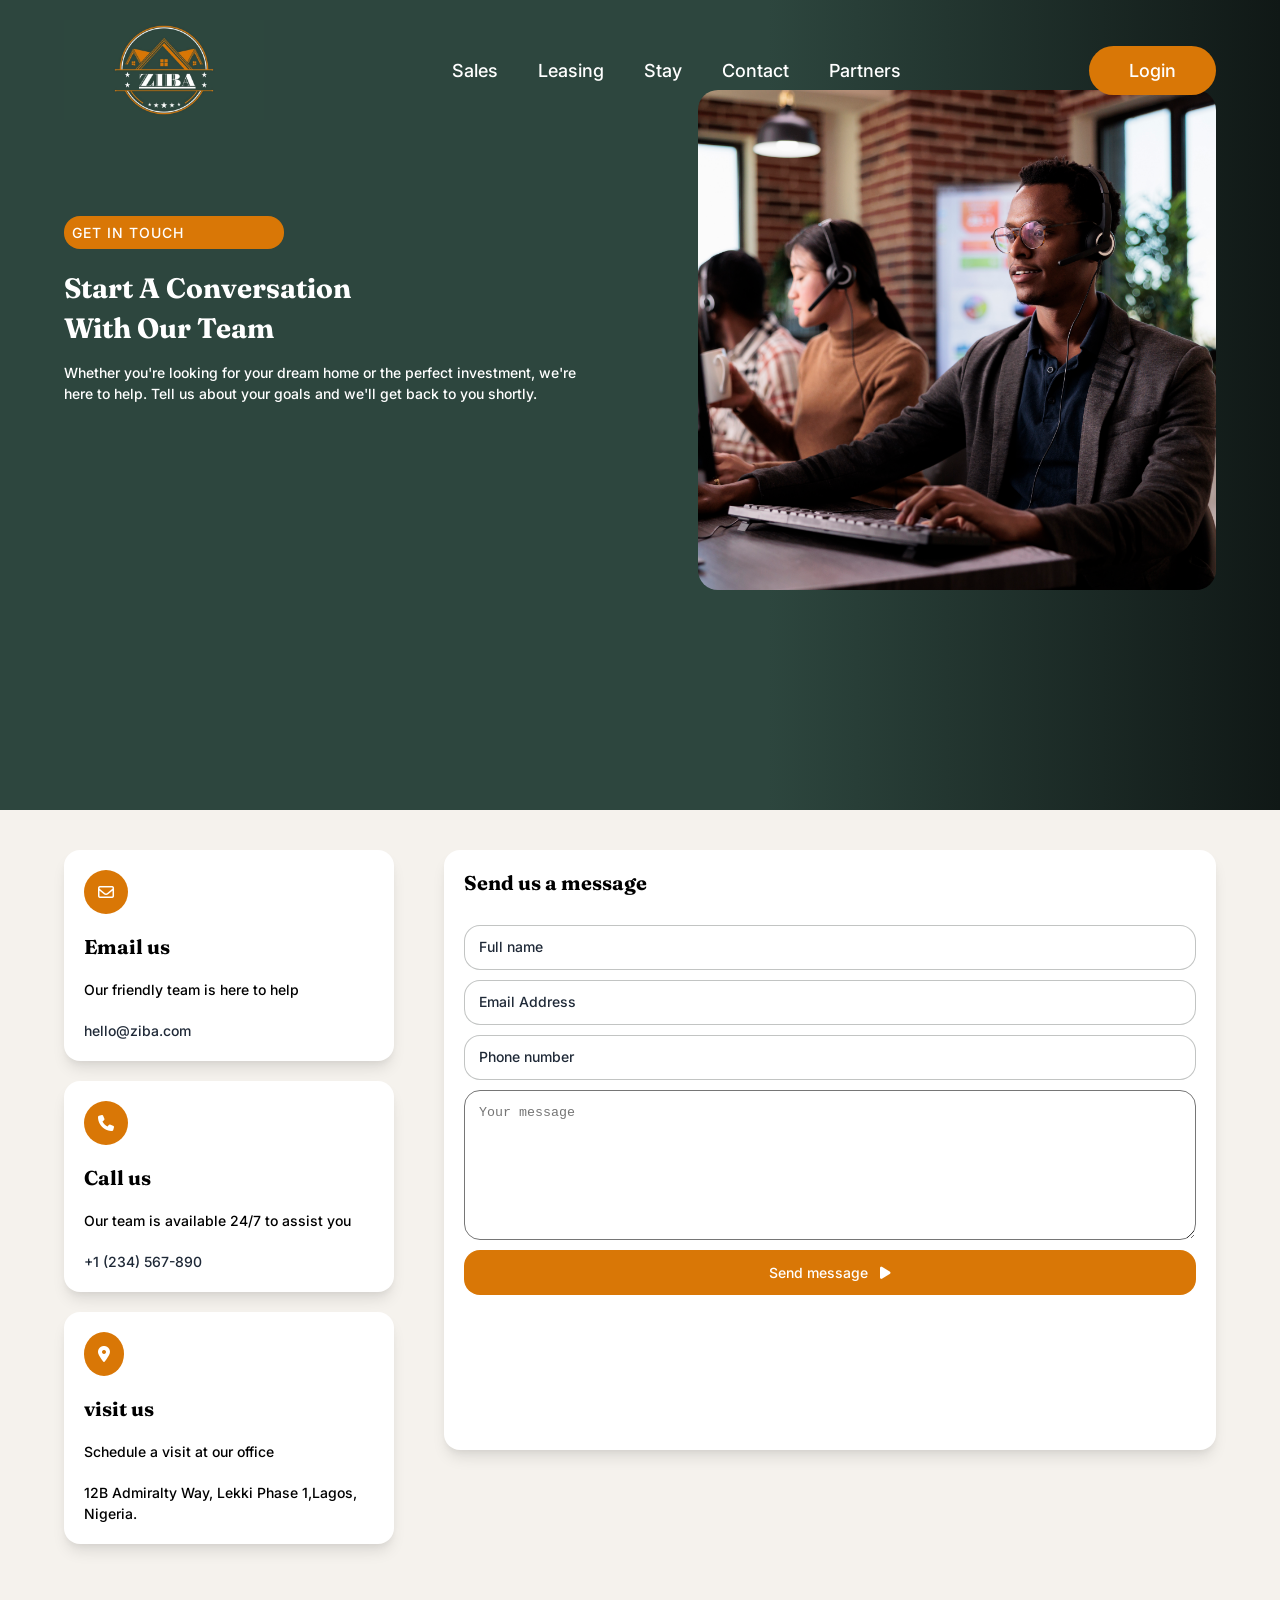
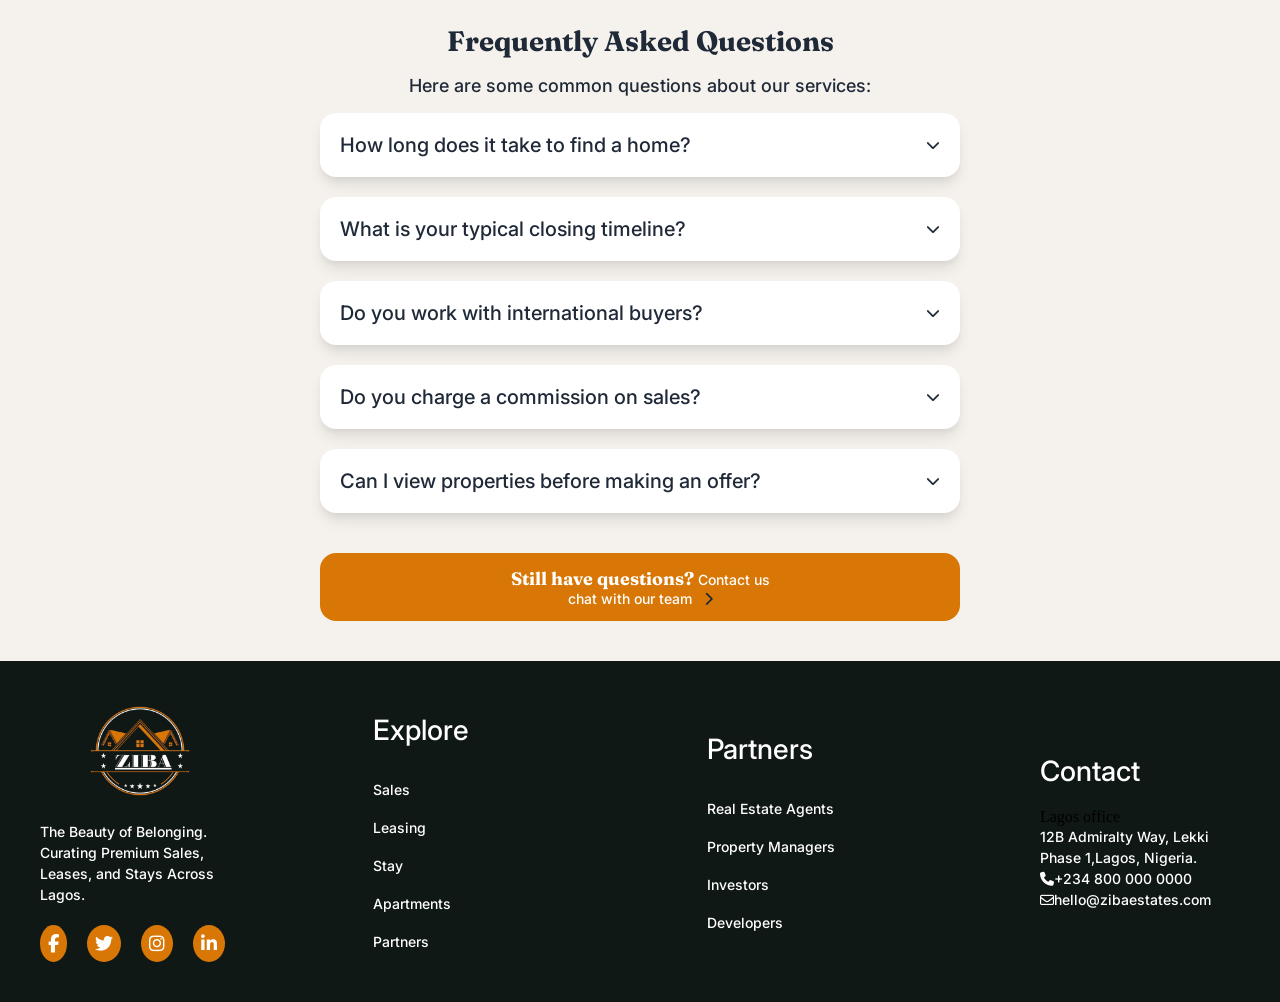
<file: HTML/Contact.html>
<!doctype html>
<html lang="en">
  <head>
    <meta charset="UTF-8" />
    <meta name="viewport" content="width=device-width, initial-scale=1.0" />
    <title>Ziba-Contact</title>
    <link rel="stylesheet" href="../CSS/Contact.css" />

    <link
      rel="stylesheet"
      href="https://cdnjs.cloudflare.com/ajax/libs/font-awesome/6.5.2/css/all.min.css"
    />
    <link rel="preconnect" href="https://fonts.googleapis.com" />
    <link rel="preconnect" href="https://fonts.gstatic.com" crossorigin />
    <link
      href="https://fonts.googleapis.com/css2?family=Catamaran:wght@100..900&family=Figtree:ital,wght@0,300..900;1,300..900&family=Fraunces:ital,opsz,wght@0,9..144,100..900;1,9..144,100..900&family=Inter:ital,opsz,wght@0,14..32,100..900;1,14..32,100..900&family=Kumbh+Sans:wght,YOPQ@100..900,300&family=Lato:ital,wght@0,100;0,300;0,400;0,700;0,900;1,100;1,300;1,400;1,700;1,900&family=Noto+Sans+Caucasian+Albanian&family=Outfit:wght@100..900&family=Playfair+Display:ital,wght@0,400..900;1,400..900&family=Poppins:ital,wght@0,100;0,200;0,300;0,400;0,500;0,600;0,700;0,800;0,900;1,100;1,200;1,300;1,400;1,500;1,600;1,700;1,800;1,900&family=Roboto:ital,wght@0,100..900;1,100..900&display=swap"
      rel="stylesheet"
    />
    <link
      rel="shortcut icon"
      href="../assets/favicon.png"
      type="image/x-icon"
    />
  </head>
  <body>
    <header>
      <nav class="nav_bar">
        <div class="logo">
         <a href="../HTML/index.html"> <img src="../assets/logo.jpeg" alt="logo" /></a>
        </div>
        <div class="nav_links">
          <ul>
            <li><a href="property.html?category=sales">Sales</a></li>
            <li><a href="property.html?category=lease">Leasing</a></li>
            <li><a href="property.html?category=stay">Stay</a></li>
            <li><a href="../HTML/Contact.html">Contact</a></li>
            <li><a href="/HTML/partnal.html">Partners</a></li>
          </ul>
        </div>
        <i class="fa-solid fa-bars" id="mobile_nav_btn"></i>
        <div class="nav_btn">
          <button><a href="../HTML/login.html">Login</a></button>
        </div>

        <div class="mobile_nav">
          <div class="mobile_nav_header">
            <div class="logo">
              <img src="../assets/ziba_logo_transparent black.png" alt="logo" />
            </div>
            <i class="fa-solid fa-xmark" id="mobile_nav_close"></i>
          </div>
          <div class="mobile_nav_body">
            <ul>
              <li><a href="property.html?category=sales">Sales</a></li>
              <li><a href="property.html?category=lease">Leasing</a></li>
              <li><a href="property.html?category=stay">Stay</a></li>
              <li><a href="../HTML/Contact.html">Contact</a></li>
              <li><a href="/HTML/partnal.html">Partners</a></li>
          </ul>
          </div>
      </nav>
      <div class="hero_section">
        <div class="contact_hero_content">
          <div class="contact_hero_text">
            <span>GET IN TOUCH</span>
            <h1>Start a conversation <br />with our team</h1>
            <p>
              Whether you're looking for your dream home or the perfect
              investment, we're here to help. Tell us about your goals and we'll
              get back to you shortly.
            </p>
          </div>
          <div class="contact_hero_image">
            <img src="../assets/agent1.jpg" alt="" />
          </div>
        </div>
      </div>
    </header>

    <main>
      <section class="contact_form_section">
        <div class="contact_form_container">
          <div class="contact_form_left">
           <div class="contact_items">
            <i class="fa-regular fa-envelope"></i>
            <h3>Email us</h3>
            <p>Our friendly team is here to help</p>
            <p><a href="mailto:hello@ziba.com">hello@ziba.com</a></p>
           </div> 
           <div class="contact_items">
            <i class="fa-solid fa-phone"></i>
            <h3>Call us</h3>
            <p>Our team is available 24/7 to assist you</p>
            <!-- TODO: replace with your real business phone number -->
            <p><a href="tel:+1234567890">+1 (234) 567-890</a></p>
           </div>

           <div class="contact_items">
            <i class="fa-solid fa-location-dot"></i>
            <h3>visit us </h3>
            <p>Schedule a visit at our office</p>
            <p>12B Admiralty Way, Lekki Phase 1,Lagos, Nigeria.</p>
           </div>
          </div>
          <div class="contact_form_right">
            <h2>Send us a message</h2>
            <form action="">
              <input type="text" placeholder="Full name">
              <input type="email" placeholder="Email Address">
              <input type="tel" placeholder="Phone number">
              <textarea name="" id="" placeholder="Your message"></textarea>
              <button type="submit">Send message <i class="fa-solid fa-play"></i></button>
            </form>
          </div>
        </div>
        <div class="frequently_asked_questions_section">
          <div class="frequently_asked_questions_header">
            <h2>Frequently Asked Questions</h2>
            <p>Here are some common questions about our services:</p>
          </div>

          <div class="frequently_asked_questions_container">
            <div class="frequently_asked_questions_item">
              <h3>How long does it take to find a home? <i class="fa-solid fa-chevron-down"></i></h3>
              <p>The time it takes to find a home depends on your preferences and the current market conditions. However, our team works closely with you to ensure a smooth and efficient process.</p>
            </div>
            <div class="frequently_asked_questions_item">
              <h3>What is your typical closing timeline? <i class="fa-solid fa-chevron-down"></i></h3>
              <p>Our typical closing timeline is 30-45 days for cash buyers and 45-60 days for financed buyers. However, this can vary depending on the property and your individual circumstances.</p>
            </div>
            <div class="frequently_asked_questions_item">
              <h3>Do you work with international buyers? <i class="fa-solid fa-chevron-down"></i></h3>
              <p>Yes, we work with international buyers and have extensive experience in assisting clients from around the world.</p>
            </div>
            <div class="frequently_asked_questions_item">
              <h3>Do you charge a commission on sales? <i class="fa-solid fa-chevron-down"></i></h3>
              <p>Yes, we charge a commission on sales. The commission rate varies depending on the property and the services required. Please contact us for more information.</p>
            </div>
            <div class="frequently_asked_questions_item">
              <h3>Can I view properties before making an offer? <i class="fa-solid fa-chevron-down"></i></h3>
              <p>Yes, you can view properties before making an offer. We recommend scheduling a viewing in advance to ensure the property is available and that we have a representative available to show it to you.</p>
            </div>
          </div>
          <div class="faq_btn">
            <h5>Still have questions? <a href="#">Contact us</a></h5>
          <p>chat with our team <a href="#"><i class="fa-solid fa-chevron-right"></i></a></p>
          </div>
        </div>
      </section>
    </main>
    
    <footer>
      <div class="footer">
        <div class="footer_section">
          <div class="logo">
            <img src="/assets/ziba_logo_transparent black.png" alt="" />
          </div>
          <p>
            The Beauty of Belonging. Curating Premium Sales, Leases, and Stays
            Across Lagos.
          </p>
          <div class="social_links">
            <a href="#"><i class="fa-brands fa-facebook-f"></i></a>
            <a href="#"><i class="fa-brands fa-twitter"></i></a>
            <a href="#"><i class="fa-brands fa-instagram"></i></a>
            <a href="#"><i class="fa-brands fa-linkedin-in"></i></a>
          </div>
        </div>

        <div class="footer_section">
          <h3>Explore</h3>
          <div class="explore_links">
            <ul>
              <li><a href="#">Sales</a></li>
              <li><a href="#">Leasing</a></li>
              <li><a href="#">Stay</a></li>
              <li><a href="#">Apartments</a></li>
              <li><a href="#">Partners</a></li>
            </ul>
          </div>
        </div>
        <div class="footer_section">
          <h3>Partners</h3>
          <div class="partner_links">
            <ul>
              <li><a href="#">Real Estate Agents</a></li>
              <li><a href="#">Property Managers</a></li>
              <li><a href="#">Investors</a></li>
              <li><a href="#">Developers</a></li>
            </ul>
          </div>
        </div>
        <div class="footer_section">
          <h3>Contact</h3>
          <div class="contact_info">
            <span>Lagos office</span>
            <p>
              12B Admiralty Way, Lekki Phase 1,Lagos, Nigeria.
              <br />
              <i class="fa-solid fa-phone"></i>+234 800 000 0000
              <br />
              <i class="fa-regular fa-envelope"></i>hello@zibaestates.com
            </p>
          </div>
        </div>
      </div>
    </footer>

    <script src="../JS/script.js"></script>
  </body>
</html>
</file>
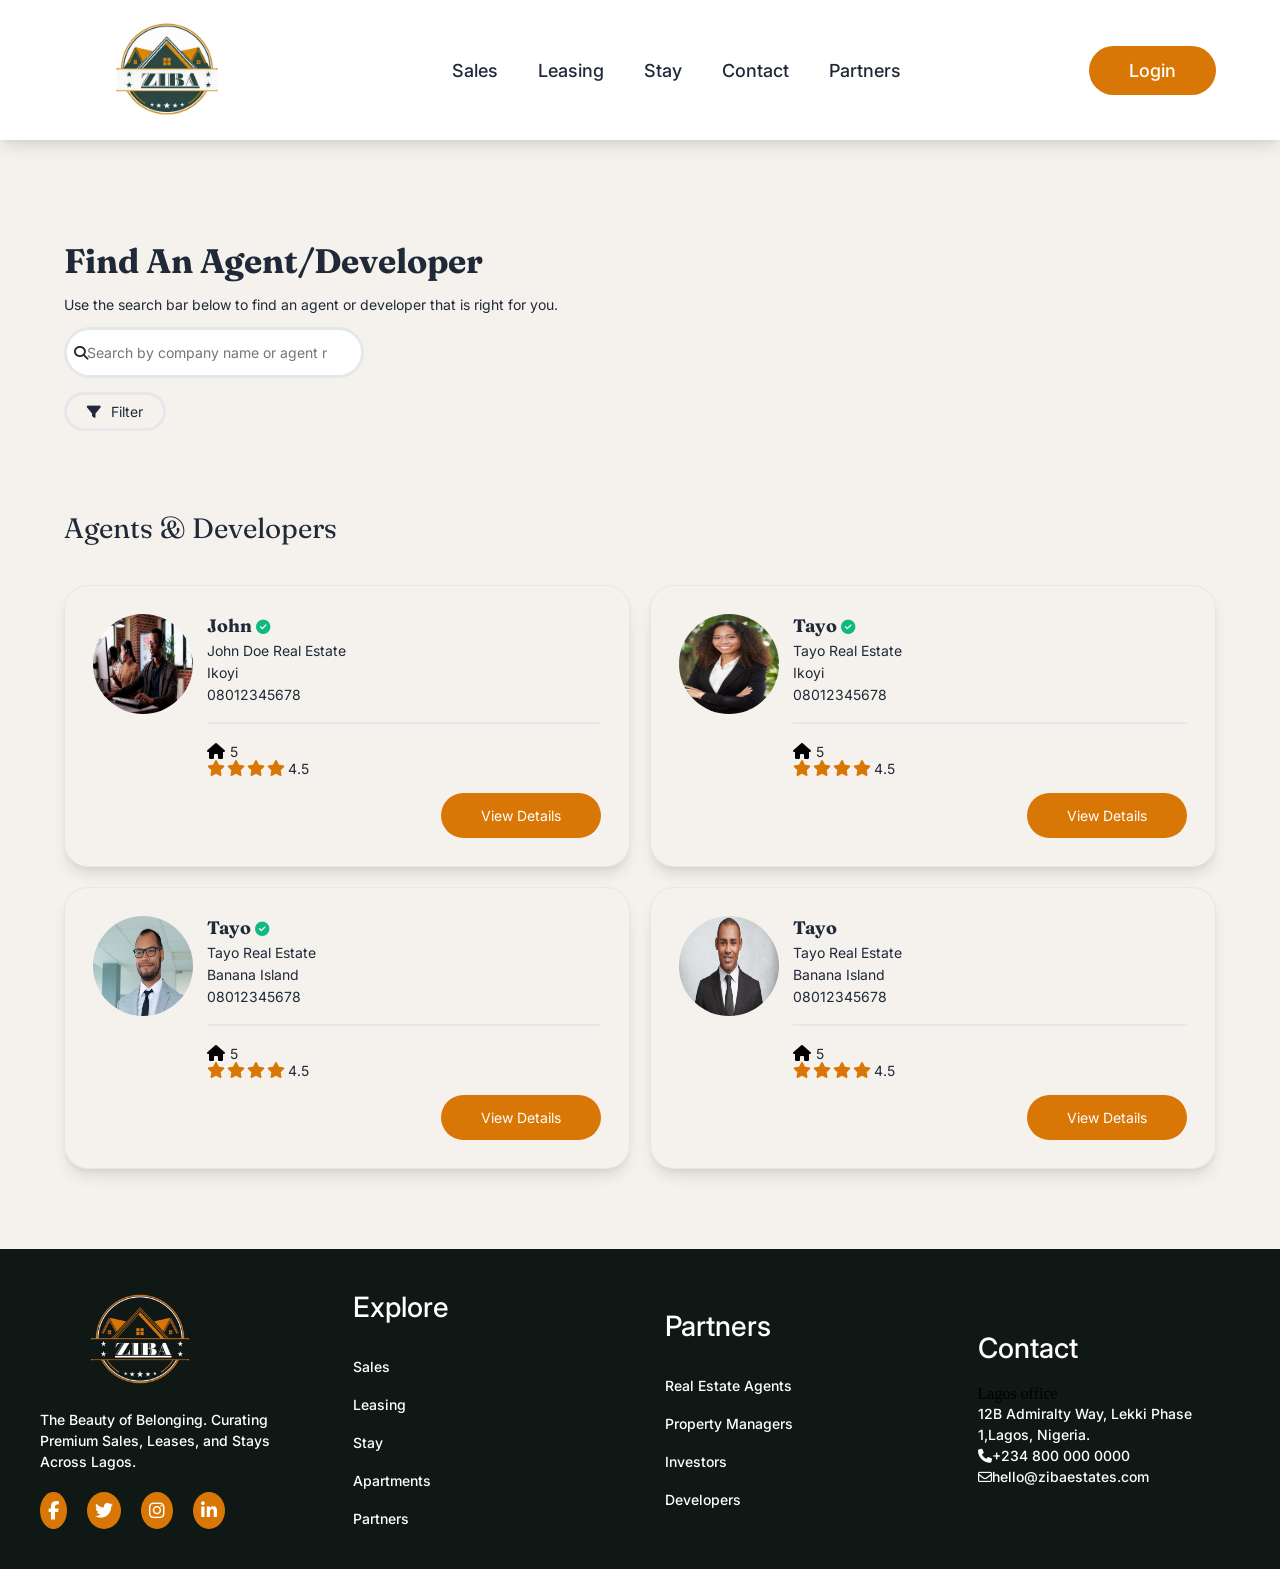
<file: HTML/partnal.html>
<!doctype html>
<html lang="en">
  <head>
    <meta charset="UTF-8" />
    <meta name="viewport" content="width=device-width, initial-scale=1.0" />
    <link rel="stylesheet" href="../CSS/partner.css" />
    <link
      rel="stylesheet"
      href="https://cdnjs.cloudflare.com/ajax/libs/font-awesome/6.5.2/css/all.min.css"
    />
    <link rel="preconnect" href="https://fonts.googleapis.com" />
    <link rel="preconnect" href="https://fonts.gstatic.com" crossorigin />
    <link
      href="https://fonts.googleapis.com/css2?family=Catamaran:wght@100..900&family=Figtree:ital,wght@0,300..900;1,300..900&family=Fraunces:ital,opsz,wght@0,9..144,100..900;1,9..144,100..900&family=Inter:ital,opsz,wght@0,14..32,100..900;1,14..32,100..900&family=Kumbh+Sans:wght,YOPQ@100..900,300&family=Lato:ital,wght@0,100;0,300;0,400;0,700;0,900;1,100;1,300;1,400;1,700;1,900&family=Noto+Sans+Caucasian+Albanian&family=Outfit:wght@100..900&family=Playfair+Display:ital,wght@0,400..900;1,400..900&family=Poppins:ital,wght@0,100;0,200;0,300;0,400;0,500;0,600;0,700;0,800;0,900;1,100;1,200;1,300;1,400;1,500;1,600;1,700;1,800;1,900&family=Roboto:ital,wght@0,100..900;1,100..900&display=swap"
      rel="stylesheet"
    />
    <link
      rel="shortcut icon"
      href="../assets/favicon.png"
      type="image/x-icon"
    />
    <title>Ziba - Partner</title>
  </head>
  <body>
    <header>
      <nav class="nav_bar">
        <div class="logo">
          <a href="/HTML/index.html"
            ><img src="../assets/white bg logo.png" alt="logo"
          /></a>
        </div>
        <div class="nav_links">
          <ul>
            <li><a href="property.html?category=sales">Sales</a></li>
            <li><a href="property.html?category=lease">Leasing</a></li>
            <li><a href="property.html?category=stay">Stay</a></li>
            <li><a href="../HTML/Contact.html">Contact</a></li>
            <li><a href="partnal.html">Partners</a></li>
          </ul>
        </div>
        <i class="fa-solid fa-bars" id="mobile_nav_btn"></i>
        <div class="nav_btn">
          <button><a href="../HTML/login.html">Login</a></button>
        </div>

        <div class="mobile_nav">
          <div class="mobile_nav_header">
            <div class="logo">
              <a href="/HTML/index.html"
                ><img
                  src="../assets/ziba_logo_transparent black.png"
                  alt="logo"
              /></a>
            </div>
            <i class="fa-solid fa-xmark" id="mobile_nav_close"></i>
          </div>
          <div class="mobile_nav_body">
            <ul>
              <li><a href="property.html?category=sales">Sales</a></li>
              <li><a href="property.html?category=lease">Leasing</a></li>
              <li><a href="property.html?category=stay">Stay</a></li>
              <li><a href="../HTML/Contact.html">Contact</a></li>
              <li><a href="partnal.html">Partners</a></li>
            </ul>
          </div>
          <!-- <div class="mobile_nav_footer">
            <div class="mobile_nav_btn">
              <button><a href="login.html">Login</a></button>
            </div> -->
          </div>
        </div>
      </nav>
    </header>
    <main>
      <section class="search_bar_section">
        <div class="search_container">
          <h2>Find an agent/developer</h2>
          <p>
            Use the search bar below to find an agent or developer that is right
            for you.
          </p>
          <div class="search_bar">
            <i class="fa-solid fa-search"></i>
            <input
              type="search"
              placeholder="Search by company name or agent name"
              id="search"
            />
          </div>
          <div class="filter_btn">
            <button id="filter_btn">
              <i class="fa-solid fa-filter"></i>
              <span>Filter</span>
            </button>
          </div>
          <div class="search_options" id="search_options">
            <div class="search_options_header">
              <h3>Filter Options</h3>
              <i class="fa-solid fa-xmark" id="close_filter_btn"></i>
            </div>
            <div class="option">
              <i class="fa-solid fa-location-dot"></i>
              <input type="text" placeholder="Location" id="filter_location" />
            </div>
            <div class="option">
              <i class="fa-solid fa-list"></i>
              <select name="" id="filter_property_type">
                <option value="" selected disabled>Property Type</option>
                <option value="Land">Land</option>
                <option value="Apartment">Apartment</option>
                <option value="Houses">Houses</option>
                <option value="Commercial Property">Commercial Property</option>
              </select>
            </div>
            <div class="option">
              <i class="fa-solid fa-check"></i>
              <select name="" id="filter_verified">
                <option value="" disabled selected>Verified</option>
                <option value="true">Verified</option>
                <option value="false">Not Verified</option>
              </select>
            </div>
            <div class="option_btn">
              <button id="search_btn">
                <i class="fa-solid fa-search"></i> Search
              </button>
            </div>
          </div>
        </div>
      </section>
      <div class="partner_display_section">
        <div class="partner_display_header">
          <span>Agents & Developers</span>
        </div>
        <div class="agent_card_container" id="agents_list"></div>
      </div>
    </main>
    <footer>
      <div class="footer">
        <div class="footer_section">
          <div class="logo">
            <img src="/assets/ziba_logo_transparent black.png" alt="" />
          </div>
          <p>
            The Beauty of Belonging. Curating Premium Sales, Leases, and Stays
            Across Lagos.
          </p>
          <div class="social_links">
            <a href="#"><i class="fa-brands fa-facebook-f"></i></a>
            <a href="#"><i class="fa-brands fa-twitter"></i></a>
            <a href="#"><i class="fa-brands fa-instagram"></i></a>
            <a href="#"><i class="fa-brands fa-linkedin-in"></i></a>
          </div>
        </div>

        <div class="footer_section">
          <h3>Explore</h3>
          <div class="explore_links">
            <ul>
              <li><a href="property.html?category=sales">Sales</a></li>
              <li><a href="property.html?category=lease">Leasing</a></li>
              <li><a href="property.html?category=stay">Stay</a></li>
              <li><a href="property.html?type=apartment">Apartments</a></li>
              <li><a href="partnal.html">Partners</a></li>
            </ul>
          </div>
        </div>
        <div class="footer_section">
          <h3>Partners</h3>
          <div class="partner_links">
            <ul>
              <li><a href="#">Real Estate Agents</a></li>
              <li><a href="#">Property Managers</a></li>
              <li><a href="#">Investors</a></li>
              <li><a href="#">Developers</a></li>
            </ul>
          </div>
        </div>
        <div class="footer_section">
          <h3>Contact</h3>
          <div class="contact_info">
            <span>Lagos office</span>
            <p>
              12B Admiralty Way, Lekki Phase 1,Lagos, Nigeria.
              <br />
              <i class="fa-solid fa-phone"></i>+234 800 000 0000
              <br />
              <i class="fa-regular fa-envelope"></i>hello@zibaestates.com
            </p>
          </div>
        </div>
      </div>
    </footer>
    <script src="../JS/script.js"></script>
  </body>
</html>
</file>
<file: CSS/Contact.css>
*{
    margin: 0;
    padding: 0;
    box-sizing: border-box;
    text-decoration: none;
    list-style: none;
}

:root{
    --primary-color:#2D463E;
    --secondary-color:#E5E7EB;
    --accent-color:#D97706;
    --text-color:#1F2937;
    --bg-color:#F5F2ED;
    --bg-color-light:#F9FAFB;
    --bg-color-dark:#111827;
    --text-color-light:#F9FAFB;
    --text-color-dark:#111827;
    --error-color:#EF4444;
    --success-color:#10B981;
    --warning-color:#F59E0B;
    --info-color:#3B82F6;
    --nutral-white-color:#ffffff;
    --nutral-black-color:#000000;
    --nutral-gray-color:#6B7280;
    --muted-text-color:#6B7280;
    --border-color:#E5E7EB;
    --card-bg:#FFFFFF;
    --button-color:#D97706;
    --button-hover-color:#B45309;
    --button-text-color:#FFFFFF;
    --main-button-border-radius:40px;
    --secondary-button-border-radius:16px;
    --input-border-radius:8px;
    --card-border-radius:24px;
    --text-size-sm:11px;
    --text-size-md:14px;
    --text-size-lg:18px;
    --text-size-xl:20px;
    --text-size-2xl:28px;
    --text-size-3xl:34px;
    --text-size-4xl:40px;
    --text-size-5xl:54px;
    --heading-font-family:fraunces, serif;
    --body-font-family:inter , sans-serif;
    --font-weight-normal:400;
    --font-weight-medium:500;
    --font-weight-semibold:600;
    --font-weight-bold:700;
    --font-weight-extrabold:800;
    --font-weight-black:900;
    --spacing-xs:4px;
    --spacing-sm:8px;
    --spacing-md:14px;
    --spacing-lg:20px;
    --spacing-xl:28px;
    --spacing-2xl:40px;
    --spacing-3xl:64px;
    --spacing-4xl:96px;
    --spacing-5xl:128px;
    --padding-sm:8px;
    --padding-md:14px;
    --padding-lg:20px;
    --padding-xl:28px;
    --padding-2xl:40px;
    --padding-3xl:64px;
    --padding-4xl:96px;
    --padding-5xl:128px;
    --margin-sm:8px;
    --margin-md:14px;
    --margin-lg:20px;
    --margin-xl:28px;
    --margin-2xl:40px;
    --margin-3xl:64px;
    --margin-4xl:96px;
    --margin-5xl:128px;
    --shadow-sm:0 1px 2px 0 rgba(0, 0, 0, 0.05);
    --shadow-md:0 4px 6px -1px rgba(0, 0, 0, 0.1), 0 2px 4px -1px rgba(0, 0, 0, 0.06);
    --shadow-lg:0 10px 15px -3px rgba(0, 0, 0, 0.1), 0 4px 6px -2px rgba(0, 0, 0, 0.05);
    --screen-break-point-sm:640px;
    --screen-break-point-md:768px;
    --screen-break-point-lg:1024px;
    --screen-break-point-xl:1280px;
    --screen-break-point-2xl:1536px;
    --transition-sm:0.1s ease-in-out;
    --transition-md:0.2s ease-in-out;
    --transition-lg:0.3s ease-in-out;
    --transition-xl:0.4s ease-in-out;
    --footer-bg-color: #101816;
    --transition-2xl:0.5s ease-in-out;
    

}


body{
    background-color: var(--bg-color);
}

header{
   background: linear-gradient(90deg, var(--primary-color) 60%, var(--footer-bg-color));
    height: 80vh;
    width: 100%;
    padding:var(--padding-2xl) 0;
}
/* nav bar styling */

.nav_bar{
    width: 100%;
    padding: 20px 5%;
    display: flex;
    justify-content: space-between;
    align-items: center;
    position: fixed;
    top: 0;
    left: 0;
    z-index: 1000;
    transition: background-color 0.3s ease, padding 0.3s ease;
}

.nav_bar.scrolled {
    background-color:var(--primary-color);
    padding: 10px 5%;
    box-shadow: 0 4px 10px var(--nutral-black-color);
}

.logo{
    width: 200px;
    height: 100px;
}

.logo img{
    width: 100%;
    height: 100%;
    object-fit: cover;
}

.nav_links ul{
    display: flex;
    gap: 50px;
}

.nav_links ul li a{
    color: var(--nutral-white-color);
    font-size: var(--text-size-lg);
    font-weight: var(--font-weight-medium);
    transition: var(--transition-md);
    font-family: var(--body-font-family);
    display: inline-block;
    padding: 5px 10px;
    position: relative;
    z-index: 10;
}

.nav_links ul li a:hover{
    color: var(--accent-color);
    text-decoration: underline;
    text-underline-offset: 10px;
    transition: var(--transition-md);
}

.nav_btn button{
    background-color: var(--button-color);
    color: var(--button-text-color);
    border: none;
    padding: var(--padding-md) var(--padding-2xl);
    border-radius: var(--main-button-border-radius);
    cursor: pointer;
    position: relative;
    z-index: 1;
    overflow: hidden;
}
.nav_btn button a{
    color: var(--nutral-white-color);
    font-size: var(--text-size-lg);
    font-weight: var(--font-weight-medium);
    transition: var(--transition-md);
    font-family: var(--body-font-family);
    position: relative;
    z-index: 1;
}
.nav_btn button::before{
     content: "";
    position: absolute;
    top: 0;
    left: 0;
    width: 100%;
    height: 100%;
    transform: translateX(-100%);
    background-color: var(--button-hover-color);
    border-radius: 50px;
    z-index: -1;
    transition: var(--transition-md);
}
.nav_btn button:hover::before{
    transform: translateX(0);
    transition: var(--transition-md);
}

.mobile_nav{
    display: none;
}

#mobile_nav_btn{
    display: none;
}


.contact_hero_content{
    width: 90%;
    display: flex;
    justify-content: space-between;
    align-items: center;
    margin: 0 auto; 
    
}
.contact_hero_text{
    width: 50%;
    color: var(--nutral-white-color);
}
.contact_hero_text span{
    font-size: var(--text-size-md);
    font-weight: var(--font-weight-medium);
    font-family: var(--body-font-family);
    background-color: var(--accent-color);
    padding: var(--padding-sm);
    margin-bottom: 20px;
    width: 220px;
    
    color: var(--nutral-white-color);
    border-radius: var(--secondary-button-border-radius);
    letter-spacing: 1px;
    display: block;

}
.contact_hero_text h1{
    font-size: var(--text-size-3xl);
    font-weight: var(--font-weight-bold);
    margin-bottom: var(--margin-md);
    font-family: var(--heading-font-family);
    line-height: 1.4;
    text-transform: capitalize;
}
.contact_hero_text p{
    font-size: var(--text-size-lg);
    font-weight: var(--font-weight-medium);
    margin-bottom: var(--margin-md);    
    width: 90%;
    line-height: 1.5;
    font-family: var(--body-font-family);
}


.contact_hero_image{
    width:45%;
    padding: 50px 0 0;
}
.contact_hero_image img{
    width: 100%;
    height: 500px;
    object-fit: cover;
    border-radius: 20px;
}

.contact_form_container{
    width: 90%;
    margin: 0 auto;
    padding: var(--padding-2xl) 0;
display: flex;
justify-content: space-between;
/* align-items: center; */
gap: 50px;    
}

.contact_form_left{
    width: 30%;
    display: flex;
    flex-direction: column;
    gap: 20px;
    
}

.contact_items{
    display: flex;
    flex-direction: column;
    gap: 20px;
    padding: var(--padding-lg);
    background-color: var(--card-bg);
    border-radius: var(--secondary-button-border-radius);
    box-shadow: var(--shadow-lg);
}
.contact_items h3{
    font-size: var(--text-size-xl);
    font-weight: var(--font-weight-bold);
    font-family: var(--heading-font-family);
}
.contact_items i{
    padding: var(--padding-md);
    background-color: var(--accent-color);
    border-radius: 50%;
    color: var(--nutral-white-color);
    width: fit-content;
}

.contact_items p{
    font-size: var(--text-size-md);
    font-weight: var(--font-weight-medium);
    font-family: var(--body-font-family);
    line-height: 1.5;
}

.contact_items a{
    font-size: var(--text-size-md);
    font-weight: var(--font-weight-medium);
    font-family: var(--body-font-family);
    transition: var(--transition-md);
    color: var(--text-color);
}

.contact_form_right{
    width: 70%;
    padding: var(--padding-lg);
    background-color: var(--card-bg);
    border-radius: var(--secondary-button-border-radius);
    box-shadow: var(--shadow-lg);
    height: 600px;
}
.contact_form_right form{
    display: flex;
    flex-direction: column;
    gap: 10px;
    width: 100%;
    margin-top: 30px;
}
.contact_form_right h2{
    font-size: var(--text-size-xl);
    font-weight: var(--font-weight-bold);
    font-family: var(--heading-font-family);
}


.contact_form_right form input{
    padding: var(--padding-md);
    border-radius: var(--secondary-button-border-radius);
    background-color: var(--card-bg);
    border: 1px solid #10181641;
}

.contact_form_right form input::placeholder{
    color: var(--text-color);
    font-size: var(--text-size-md);
    font-weight: var(--font-weight-medium);
    font-family: var(--body-font-family);
}

.contact_form_right form textarea{
    padding: var(--padding-md);
    border-radius: var(--secondary-button-border-radius);
    background-color: var(--card-bg);
    height: 150px;
}

.contact_form_right form button{
    padding: var(--padding-md);
    border-radius: var(--secondary-button-border-radius);
    background-color: var(--button-color);
    color: var(--button-text-color);
    border: none;
    cursor: pointer;
    transition: var(--transition-md);
    font-size: var(--text-size-md);
    font-weight: var(--font-weight-medium);
    font-family: var(--body-font-family);
    position: relative;
    z-index: 1;
    overflow: hidden;
}
.contact_form_right form button::before{
    content: '';
    position: absolute;
    top: 0;
    left: 0;
    width: 100%;
    height: 100%;
    transform: translateX(-100%);
    background-color: var(--button-hover-color);
    border-radius: var(--secondary-button-border-radius);
    z-index: -1;
    transition: var(--transition-md);
}
.contact_form_right form button:hover::before{
    transform: translateX(0);
    transition: var(--transition-md);
}

.contact_form_right form button i{
    margin-left: var(--margin-sm);
}


.frequently_asked_questions_section{
    width: 50%;
    margin: 0 auto;
    padding: var(--padding-2xl) 0;
}
.frequently_asked_questions_header{
    text-align: center;
    color: var(--text-color);
}
.frequently_asked_questions_header h2{
    font-size: var(--text-size-2xl);
    font-weight: var(--font-weight-bold);
    font-family: var(--heading-font-family);
    margin-bottom: var(--margin-md);
    text-transform: capitalize;
}
.frequently_asked_questions_header p{
    font-size: var(--text-size-lg);
    font-weight: var(--font-weight-medium);
    margin-bottom: var(--margin-md);
    font-family: var(--body-font-family);
    line-height: 1.5;
}

.frequently_asked_questions_container{
    display: flex;
    flex-direction: column;
    gap: 20px;
}
.frequently_asked_questions_item{
    display: flex;
    flex-direction: column;
    gap: 10px;
    background-color: var(--card-bg);
    padding: var(--padding-lg);
    border-radius: var(--secondary-button-border-radius);
    box-shadow: var(--shadow-lg);
}
.frequently_asked_questions_item h3{
    font-size: var(--text-size-xl);
    font-weight: var(--font-weight-medium);
    font-family: var(--body-font-family);
    color: var(--text-color);
    display: flex;
    justify-content: space-between;
    align-items: center;
    cursor: pointer;
}
.frequently_asked_questions_item h3:hover{
    text-decoration:underline 1px var(--accent-color);
}

.frequently_asked_questions_item h3 i {
    transition: var(--transition-md);
    font-size: var(--text-size-md);
}

.frequently_asked_questions_item p{
    font-size: var(--text-size-md);
    font-weight: var(--font-weight-medium);
    font-family: var(--body-font-family);
    line-height: 1.5;
    color: var(--text-color);
    display: none;
}
.frequently_asked_questions_item.active h3 i {
    transform: rotate(180deg);
}
.frequently_asked_questions_item.active p {
    display: block;
}

.faq_btn{
    width: 100%;
    padding: var(--padding-md);
    border-radius: var(--secondary-button-border-radius);
    background-color: var(--button-color);
    color: var(--button-text-color);
    border: none;
    cursor: pointer;
    transition: var(--transition-md);
    text-align: center;
    margin-top: 40px;
}

.faq_btn a{
    color: var(--button-text-color);
    font-size: var(--text-size-md);
    font-weight: var(--font-weight-medium);
    font-family: var(--body-font-family);
    text-align: center;
}
.faq_btn h5{
    font-size: var(--text-size-lg);
    font-weight: var(--font-weight-bold);
    font-family: var(--heading-font-family);
    text-align: center;
}
.faq_btn p{
    font-size: var(--text-size-md);
    font-weight: var(--font-weight-medium);
    font-family: var(--body-font-family);
    text-align: center;
}
.faq_btn p a{
    color: var(--text-color);
    font-size: var(--text-size-md);
    font-weight: var(--font-weight-medium);
    font-family: var(--body-font-family);
    text-align: center;
    cursor: pointer;
    transition: var(--transition-md);
}
.faq_btn p a:hover{
    color: var(--button-text-color);
    text-decoration: underline;
}
.faq_btn p a i{
    margin-left: var(--margin-sm);
    transition: var(--transition-md);
}
.faq_btn p a:hover i{
    transform: translateX(5px);
}

/* footer styling */

footer{
    background-color: var(--footer-bg-color);
    padding: var(--padding-2xl);

}
.footer{
    width: 100%;
    display: flex;
    justify-content: space-between;
    align-items: center;
    gap: 50px;
}
.footer_section{
    display: flex;
    flex-direction: column;
    gap: 20px;
    width: 200px;
}
.social_links {
    display: flex;
    gap: 20px;

}
.social_links a{
    color: var(--nutral-white-color);
    font-size: var(--text-size-lg);
    font-weight: var(--font-weight-medium);
    transition: var(--transition-md);
    font-family: var(--body-font-family);
    padding: var(--padding-sm) 0;
    cursor: pointer;
    position: relative;
    z-index: 1;
    overflow: hidden;
    padding: var(--padding-sm) ;
    background-color: var(--accent-color);
    border-radius: 50%;
}
.footer_section h3{
    color: var(--nutral-white-color);
    font-size: var(--text-size-2xl);
    font-weight: var(--font-weight-medium);
    font-family: var(--body-font-family);
}
.footer_section p{
    color: var(--nutral-white-color);
    font-size: var(--text-size-md);
    font-weight: var(--font-weight-medium);
    font-family: var(--body-font-family);
    line-height: 1.5;
}
.footer_section ul{
    display: flex;
    flex-direction: column;
    gap: 20px;
    margin-top: var(--margin-md);
}
.footer_section ul li a{
    color: var(--nutral-white-color);
    font-size: var(--text-size-md);
    font-weight: var(--font-weight-medium);
    transition: var(--transition-md);
    font-family: var(--body-font-family);
    padding: var(--padding-sm) 0;
   
}
.footer_section ul li a:hover{
    color: var(--accent-color);
    text-decoration: underline;
    text-underline-offset: 10px;
    transition: var(--transition-md);
}

/* responsivenes styling */

@media (max-width: 1440px) {
     .nav_links ul {
        gap: 20px;
    }
    header{
        height: 98%;
        min-height: 90vh;
        padding-bottom: 100px;
    }

    .contact_hero_text h1{
        font-size: var(--text-size-2xl);
        &::before{
            content: " ";
        }
    }

    .contact_hero_text p{
        font-size: var(--text-size-md);
    }
}
@media (max-width: 1024px) {
    .contact_hero_text h1{
        font-size: var(--text-size-xl);
    }

     header{
        height: 90%;
        min-height: 90vh;
    }

    .nav_links ul {
        gap: 15px;
    }
    .nav_links ul li a {
        font-size: var(--text-size-md);
    }
    
    
}



@media (max-width: 768px){
    header{
        height: 100%;
        min-height: 90vh;
        padding-bottom: 15px;
    }

    .nav_bar {

        gap: 20px;   
    }
    .nav_btn button{
        padding: var(--padding-sm) var(--padding-lg);
        font-size: var(--text-size-xs);
    }

    .nav_links{
        display: none;
    }
        #mobile_nav_btn{
        display: block;
        font-size: var(--text-size-2xl);
        color: var(--nutral-white-color);
        cursor: pointer;
        transition: var(--transition-md);
    }

     .mobile_nav{
        display: none;
        flex-direction: column;
        gap: 20px;
        position: absolute;
        top: 0;
        left: 0;
        width: 60%;
        height: 100vh;
        background-color: var(--footer-bg-color);
        padding: var(--padding-2xl) var(--padding-lg);
        z-index: 1000;
        transition: var(--transition-3xl);
    }
    .mobile_nav.active{
        display: flex;
    }
    .mobile_nav_header {
        display: flex;
        justify-content: space-between;
        align-items: center;
        width: 100%;
        margin-bottom: var(--margin-lg);
    }
    .mobile_nav_header .logo {
        width: 120px;
        height: 60px;
    }
    #mobile_nav_close{
        font-size: var(--text-size-2xl);
        color: var(--nutral-white-color);
        cursor: pointer;
    }
    .mobile_nav ul{
        display: flex;
        flex-direction: column;
        gap: 20px;
    }
    .mobile_nav_body ul li{
        width: 100%;
        
        transition: var(--transition-md);
    }
    .mobile_nav_body ul li:hover{
        background-color: var(--accent-color);
    }
    .mobile_nav_body ul li a{
        display: block;
        color: var(--nutral-white-color);
        font-size: var(--text-size-md);
        font-weight: var(--font-weight-medium);
        transition: var(--transition-md);
        font-family: var(--body-font-family);
        padding: 10px 0;
    }

     #mobile_nav_btn:hover{
        color: var(--accent-color);
    }

    .contact_hero_content{
        flex-direction: column;
    }
    .contact_hero_text{
        width: 100%;
        text-align: center;
        padding: 50px 0;
    }
    .contact_hero_text h1{
        font-size: var(--text-size-xl);
        margin: 0 auto;
    }
   

    .contact_hero_text span{
        margin: 0 auto;
        font-size: var(--text-size-sm);
        padding: var(--padding-sm) var(--padding-xl);
    }
    .contact_hero_text p{
        font-size: var(--text-size-sm);
        margin: 0 auto;
        
    }
    .contact_hero_image{
        width: 100%;
    }
   
    .contact_items{
        padding: var(--padding-md);
        gap:10px;
    }
    .contact_items .fa-location-dot,
    .contact_items .fa-phone,
    .contact_items .fa-envelope{
        font-size: var(--text-size-sm);
    }

    .contact_form_container{
        flex-direction: column;
    }
    .contact_form_left{
        width: 100%;
    }
    .contact_form_right{
        width: 100%;
    }

    .frequently_asked_questions_container{
        width: 100%;
        margin: 0 auto;
        padding: var(--padding-2xl) var(--padding-lg);
    }
    .frequently_asked_questions_item{
        padding: var(--padding-md);
    }
    .frequently_asked_questions_item h3{
        font-size: var(--text-size-sm);
    }
    .frequently_asked_questions_item p{
        font-size: var(--text-size-xs);
    }
    .frequently_asked_questions_header{
        width: 100%;
        margin: 0 auto;
    }
    .frequently_asked_questions_header h2{
        font-size: var(--text-size-lg);
    }
    .frequently_asked_questions_header p{
        font-size: var(--text-size-sm);
    }

    .footer{
        flex-wrap: wrap;
    }
    .footer_section {
        width: 45%;
    }
    footer p{
        font-size: var(--text-size-sm);
    }
    
}


@media (max-width: 640px){
    .nav_links ul {
        flex-direction: column;
        align-items: center;
        gap: 15px;
    }
     .mobile_nav{
        width: 100%;
        height: 100vh;
     }
}
</file>
<file: CSS/partner.css>
*{
    margin: 0;
    padding: 0;
    box-sizing: border-box;
    text-decoration: none;
    list-style: none;
}

:root{
    --primary-color:#2D463E;
    --secondary-color:#E5E7EB;
    --accent-color:#D97706;
    --text-color:#1F2937;
    --bg-color:#F5F2ED;
    --bg-color-light:#F9FAFB;
    --bg-color-dark:#111827;
    --text-color-light:#F9FAFB;
    --text-color-dark:#111827;
    --error-color:#EF4444;
    --success-color:#10B981;
    --warning-color:#F59E0B;
    --info-color:#3B82F6;
    --nutral-white-color:#ffffff;
    --nutral-black-color:#000000;
    --nutral-gray-color:#6B7280;
    --muted-text-color:#6B7280;
    --border-color:#E5E7EB;
    --card-bg:#FFFFFF;
    --button-color:#D97706;
    --button-hover-color:#B45309;
    --button-text-color:#FFFFFF;
    --main-button-border-radius:40px;
    --secondary-button-border-radius:16px;
    --input-border-radius:8px;
    --card-border-radius:24px;
    --text-size-sm:11px;
    --text-size-md:14px;
    --text-size-lg:18px;
    --text-size-xl:20px;
    --text-size-2xl:28px;
    --text-size-3xl:34px;
    --text-size-4xl:40px;
    --text-size-5xl:54px;
    --heading-font-family:fraunces, serif;
    --body-font-family:inter , sans-serif;
    --font-weight-normal:400;
    --font-weight-medium:500;
    --font-weight-semibold:600;
    --font-weight-bold:700;
    --font-weight-extrabold:800;
    --font-weight-black:900;
    --spacing-xs:4px;
    --spacing-sm:8px;
    --spacing-md:14px;
    --spacing-lg:20px;
    --spacing-xl:28px;
    --spacing-2xl:40px;
    --spacing-3xl:64px;
    --spacing-4xl:96px;
    --spacing-5xl:128px;
    --padding-sm:8px;
    --padding-md:14px;
    --padding-lg:20px;
    --padding-xl:28px;
    --padding-2xl:40px;
    --padding-3xl:64px;
    --padding-4xl:96px;
    --padding-5xl:128px;
    --margin-sm:8px;
    --margin-md:14px;
    --margin-lg:20px;
    --margin-xl:28px;
    --margin-2xl:40px;
    --margin-3xl:64px;
    --margin-4xl:96px;
    --margin-5xl:128px;
    --shadow-sm:0 1px 2px 0 rgba(0, 0, 0, 0.05);
    --shadow-md:0 4px 6px -1px rgba(0, 0, 0, 0.1), 0 2px 4px -1px rgba(0, 0, 0, 0.06);
    --shadow-lg:0 10px 15px -3px rgba(0, 0, 0, 0.1), 0 4px 6px -2px rgba(0, 0, 0, 0.05);
    --screen-break-point-sm:640px;
    --screen-break-point-md:768px;
    --screen-break-point-lg:1024px;
    --screen-break-point-xl:1280px;
    --screen-break-point-2xl:1536px;
    --transition-sm:0.1s ease-in-out;
    --transition-md:0.2s ease-in-out;
    --transition-lg:0.3s ease-in-out;
    --transition-xl:0.4s ease-in-out;
    --footer-bg-color: #101816;
    --transition-2xl:0.5s ease-in-out;
    

}
body{
    background-color: var(--bg-color);
}
header{
    width: 100%;
    height: fit-content;
    background-color: var(--card-bg);
    padding: var(--padding-lg) 0;
    box-shadow: var(--shadow-lg);
    position: fixed;
    top: 0;
    left: 0;
    z-index: 1000;
}
/* nav bar styling */

.nav_bar{
    width: 90%;
    display: flex;
    justify-content: space-between;
    align-items: center;
    margin: 0 auto; 
}

.logo{
    width: 200px;
    height: 100px;
}

.logo img{
    width: 100%;
    height: 100%;
    object-fit: cover;
}

.nav_links ul{
    display: flex;
    gap: 50px;
}

.nav_links ul li a{
    color: var(--text-color);
    font-size: var(--text-size-lg);
    font-weight: var(--font-weight-medium);
    transition: var(--transition-md);
    font-family: var(--body-font-family);
    display: inline-block;
    padding: 5px 10px;
    position: relative;
    z-index: 10;
}

.nav_links ul li a:hover{
    color: var(--accent-color);
    text-decoration: underline;
    text-underline-offset: 10px;
    transition: var(--transition-md);
}

.nav_btn button{
    background-color: var(--button-color);
    color: var(--button-text-color);
    border: none;
    padding: var(--padding-md) var(--padding-2xl);
    border-radius: var(--main-button-border-radius);
    cursor: pointer;
    position: relative;
    z-index: 1;
    overflow: hidden;
}
.nav_btn button a{
    color: var(--nutral-white-color);
    font-size: var(--text-size-lg);
    font-weight: var(--font-weight-medium);
    transition: var(--transition-md);
    font-family: var(--body-font-family);
    position: relative;
    z-index: 1;
}
.nav_btn button::before{
     content: "";
    position: absolute;
    top: 0;
    left: 0;
    width: 100%;
    height: 100%;
    transform: translateX(-100%);
    background-color: var(--button-hover-color);
    border-radius: 50px;
    z-index: -1;
    transition: var(--transition-md);
}
.nav_btn button:hover::before{
    transform: translateX(0);
    transition: var(--transition-md);
}

.mobile_nav{
    display: none;
}
#mobile_nav_btn{
    display: none;
}
/* nav bar styling  end */

main {
    margin-top: 200px; /* Offset for fixed header */
    width: 100%;
   
}

.search_bar_section {
    width: 90%;
    margin: 0 auto;
    padding: var(--padding-2xl)0;
}

.search_container{
    display: flex;
    flex-direction: column;
    gap: var(--spacing-md);
}
.search_container h2{
font-size: var(--text-size-3xl);
font-family: var(--heading-font-family);
text-transform: capitalize;
color: var(--text-color);
}
.search_container p{
    font-size: var(--text-size-md);
    font-family: var(--body-font-family);
    color: var(--text-color);
}

.search_bar{
    display: flex;
    align-items: center;
    position: relative;
    z-index: 10;
    width: 300px
}
.search_bar input{
    width: 100%;
    padding: var(--padding-md) var(--padding-lg);
    font-size: var(--text-size-md);
    font-family: var(--body-font-family);
    color: var(--text-color);
    border: 3px solid var(--border-color);
    border-radius: var(--main-button-border-radius);
}
.search_bar i{
    position: absolute;
    left: 10px;
    font-size: var(--text-size-md);
    color: var(--text-color);
}

.filter_btn button {
    padding: var(--padding-sm) var(--padding-lg);
    background:transparent;
    color: var(--text-color);
    border: 3px solid var(--border-color);
    border-radius: var(--main-button-border-radius);
    cursor: pointer;
    font-size: var(--text-size-md);
    font-family: var(--body-font-family);
    display: flex;
    align-items: center;
    gap: 10px;
    transition: var(--transition-md);
}
.filter_btn button:hover {
    background-color: var(--accent-color);
    color: var(--nutral-white-color);
    transition: var(--transition-md);
}

.search_options{
    position: fixed;
    top: 0;
    right: -400px;
    width: 350px;
    height: 100vh;
    background-color: var(--bg-color-light);
    box-shadow: var(--shadow-lg);
    z-index: 2000;
    display: flex;
    flex-direction: column;
    gap: 20px;
    padding: var(--padding-2xl);
    transition: var(--transition-md);
    overflow-y: auto;
}
.search_options.active{
    right: 0;
}
.search_options_header{
    display: flex;
    justify-content: space-between;
    align-items: center;
    border-bottom: 1px solid var(--border-color);
    padding-bottom: var(--padding-md);
    margin-bottom: var(--margin-md);
}
.search_options_header h3{
    font-size: var(--text-size-xl);
    font-family: var(--heading-font-family);
    color: var(--text-color);
}
.search_options_header i{
    font-size: var(--text-size-xl);
    cursor: pointer;
    color: var(--text-color);
    transition: var(--transition-md);
}
.search_options_header i:hover{
    color: var(--accent-color);
}
.option {
    display: flex;
    flex-direction: column;
    gap: 5px;
}
.option input {
    padding: var(--padding-sm) var(--padding-md);
    border: 1px solid var(--border-color);
    border-radius: var(--input-border-radius);
    font-family: var(--body-font-family);
    font-size: var(--text-size-md);
    outline: none;
}
.option i {
    color: var(--accent-color);
    font-size: var(--text-size-md);
}

#filter_property_type{
    width: 100%;
    padding: var(--padding-sm) var(--padding-md);
    border: 1px solid var(--border-color);
    border-radius: var(--input-border-radius);
    font-family: var(--body-font-family);
    font-size: var(--text-size-md);
    outline: none;
    color: var(--text-color);
}

#filter_verified{
    width: 100%;
    padding: var(--padding-sm) var(--padding-md);
    border: 1px solid var(--border-color);
    border-radius: var(--input-border-radius);
    font-family: var(--body-font-family);
    font-size: var(--text-size-md);
    outline: none;
    color: var(--text-color);
}


   
  
   

#search_btn{
    display: flex;
    align-items: center;
    gap: 10px;
    width: 100%;
    padding: var(--padding-md);
    background-color: var(--button-color);
    color: var(--nutral-white-color);
    border: none;
    border-radius:var(--input-border-radius);
    font-size: var(--text-size-md);
    font-family: var(--body-font-family);
    cursor: pointer;
    transition: var(--transition-md);
}

.agent_card_container{
    display: grid;
    grid-template-columns: repeat(2, 1fr);
    gap: 20px;
    margin: var(--margin-2xl) 0;
}

.partner_display_section{
    width: 90%;
    margin: 0 auto;
    padding: var(--padding-2xl) 0;
}
.agent_card{
    display: flex;
    gap: var(--spacing-md);
    padding: var(--padding-xl);
    background-color: var(--bg-color);
    border: 1px solid var(--border-color);
    border-radius: var(--card-border-radius);
    transition: var(--transition-md);
    box-shadow: var(--shadow-lg);
}
.agent_card:hover{
    background-color: var(--bg-color-light);
    border-color: var(--accent-color);
    transform: translateY(-5px);
    transition: var(--transition-md);
}
.agent_card img{
    width: 100px;
    height: 100px;
    border-radius: 50%;
}

.agent_card_content{
    display: flex;
    flex-direction: column;
    gap: 5px;
    width: 100%;
}

.agent_card_content h3{
    font-size: var(--text-size-lg);
    font-family: var(--heading-font-family);
    color: var(--text-color);
}
.agent_card_content p{
    font-size: var(--text-size-md);
    font-family: var(--body-font-family);
    color: var(--text-color);
}
 hr{
    border: 1px solid var(--border-color);
    margin: var(--margin-md) 0;
    width: 100%;
 }
 .agent_card_content_footer_listed{
    display: flex;
    gap: 5px;
 }
 .agent_card_content_footer_rating{
    display: flex;
    gap: 5px;
 }
 .agent_card_content_footer_rating i{
    color: var(--accent-color);
    width: 16px;
    height: 16px;
 }

 .agent_card_footer{
    display: flex;
    justify-content: flex-end;
    margin-top: 10px;
 }
 
 .agent_card_footer button{
    padding: var(--padding-md) var(--padding-2xl);
    background-color: var(--accent-color);
    color: var(--nutral-white-color);
    border: none;
    border-radius: var(--main-button-border-radius);
    cursor: pointer;
    font-size: var(--text-size-md);
    font-family: var(--body-font-family);
    transition: var(--transition-md);
 }

 .agent_card_footer button:hover{
    background-color: var(--button-hover-color);
 }

 .partner_display_header span{
    font-size: var(--text-size-2xl);
    font-family: var(--heading-font-family);
    color: var(--text-color);
 }




 
footer{
    background-color: var(--footer-bg-color);
    padding: var(--padding-2xl);

}
.footer{
    width: 100%;
    display: flex;
    justify-content: space-between;
    align-items: center;
    gap: 50px;
}
.footer_section{
    display: flex;
    flex-direction: column;
    gap: 20px;
    width: 200px;
}
.social_links {
    display: flex;
    gap: 20px;

}
.social_links a{
    color: var(--nutral-white-color);
    font-size: var(--text-size-lg);
    font-weight: var(--font-weight-medium);
    transition: var(--transition-md);
    font-family: var(--body-font-family);
    padding: var(--padding-sm) 0;
    cursor: pointer;
    position: relative;
    z-index: 1;
    overflow: hidden;
    padding: var(--padding-sm) ;
    background-color: var(--accent-color);
    border-radius: 50%;
}
.footer_section h3{
    color: var(--nutral-white-color);
    font-size: var(--text-size-2xl);
    font-weight: var(--font-weight-medium);
    font-family: var(--body-font-family);
}
.footer_section p{
    color: var(--nutral-white-color);
    font-size: var(--text-size-md);
    font-weight: var(--font-weight-medium);
    font-family: var(--body-font-family);
    line-height: 1.5;
}
.footer_section ul{
    display: flex;
    flex-direction: column;
    gap: 20px;
    margin-top: var(--margin-md);
}
.footer_section ul li a{
    color: var(--nutral-white-color);
    font-size: var(--text-size-md);
    font-weight: var(--font-weight-medium);
    transition: var(--transition-md);
    font-family: var(--body-font-family);
    padding: var(--padding-sm) 0;
   
}
.footer_section ul li a:hover{
    color: var(--accent-color);
    text-decoration: underline;
    text-underline-offset: 10px;
    transition: var(--transition-md);
}

/* responsive styling  for partnar page */
@media (max-width: 1440px) {
  .nav_links ul {
        gap: 20px;

    }
    footer{
        flex-wrap: wrap;
    }
    .footer_section{
        width: 100%;
    }

   
}

@media (max-width: 1024px) {

    .nav_links ul {
        gap: 15px;
    }
    .nav_links ul li a {
        font-size: var(--text-size-md);
    }
    
}

@media (max-width: 768px){
    .nav_bar {

        gap: 20px;   
    }

     .nav_btn button{
        padding: var(--padding-sm) var(--padding-lg);
        font-size: var(--text-size-xs);
    }

    .nav_links{
        display: none;
    }
        #mobile_nav_btn{
        display: block;
        font-size: var(--text-size-2xl);
        color: var(--nutral-black-color);
        cursor: pointer;
        transition: var(--transition-md);
    }

    #mobile_nav_btn:hover{
        color: var(--accent-color);
    }

     .mobile_nav{
        display: none;
        flex-direction: column;
        gap: 20px;
        position: absolute;
        top: 0;
        left: 0;
        width: 60%;
        height: 100vh;
        background-color: var(--footer-bg-color);
        padding: var(--padding-2xl) var(--padding-lg);
        z-index: 1000;
        transition: var(--transition-3xl);
    }
    .mobile_nav.active{
        display: flex;
    }
    .mobile_nav_header {
        display: flex;
        justify-content: space-between;
        align-items: center;
        width: 100%;
        margin-bottom: var(--margin-lg);
    }
    .mobile_nav_header .logo {
        width: 120px;
        height: 60px;
    }
    #mobile_nav_close{
        font-size: var(--text-size-2xl);
        color: var(--nutral-white-color);
        cursor: pointer;
    }
    .mobile_nav ul{
        display: flex;
        flex-direction: column;
        gap: 20px;
    }
    .mobile_nav_body ul li{
        width: 100%;
        
        transition: var(--transition-md);
    }
    .mobile_nav_body ul li:hover{
        background-color: var(--accent-color);
    }
    .mobile_nav_body ul li a{
        display: block;
        color: var(--nutral-white-color);
        font-size: var(--text-size-md);
        font-weight: var(--font-weight-medium);
        transition: var(--transition-md);
        font-family: var(--body-font-family);
        padding: 10px 0;
    }

    .agent_card_footer button{
      font-size: var(--text-size-xs);
      padding: var(--padding-sm) var(--padding-md);
    }

    
    .agent_card{
    flex-direction: column;
   }

   .footer{
        flex-wrap: wrap;
    }
    .footer_section {
        width: 45%;
    }
    footer p{
        font-size: var(--text-size-sm);
    }

    
}

@media (max-width: 640px){
    .nav_links ul {
        flex-direction: column;
        align-items: center;
        gap: 15px;
    }
     .mobile_nav{
        width: 100%;
        height: 100vh;
     }

     .search_bar input{
        padding: var(--padding-sm) var(--padding-lg);
     }

     .agent_card_container{
        grid-template-columns: 1fr;
     }

     .search_container h2{
        font-size: var(--text-size-2xl);
     }

     .search_container p{
        font-size: var(--text-size-sm);
     }

     .footer{
        flex-wrap: wrap;
     }
     .footer_section{
        width: 100%;
     }
     footer p{
        font-size: var(--text-size-sm);
     }
}
</file>
